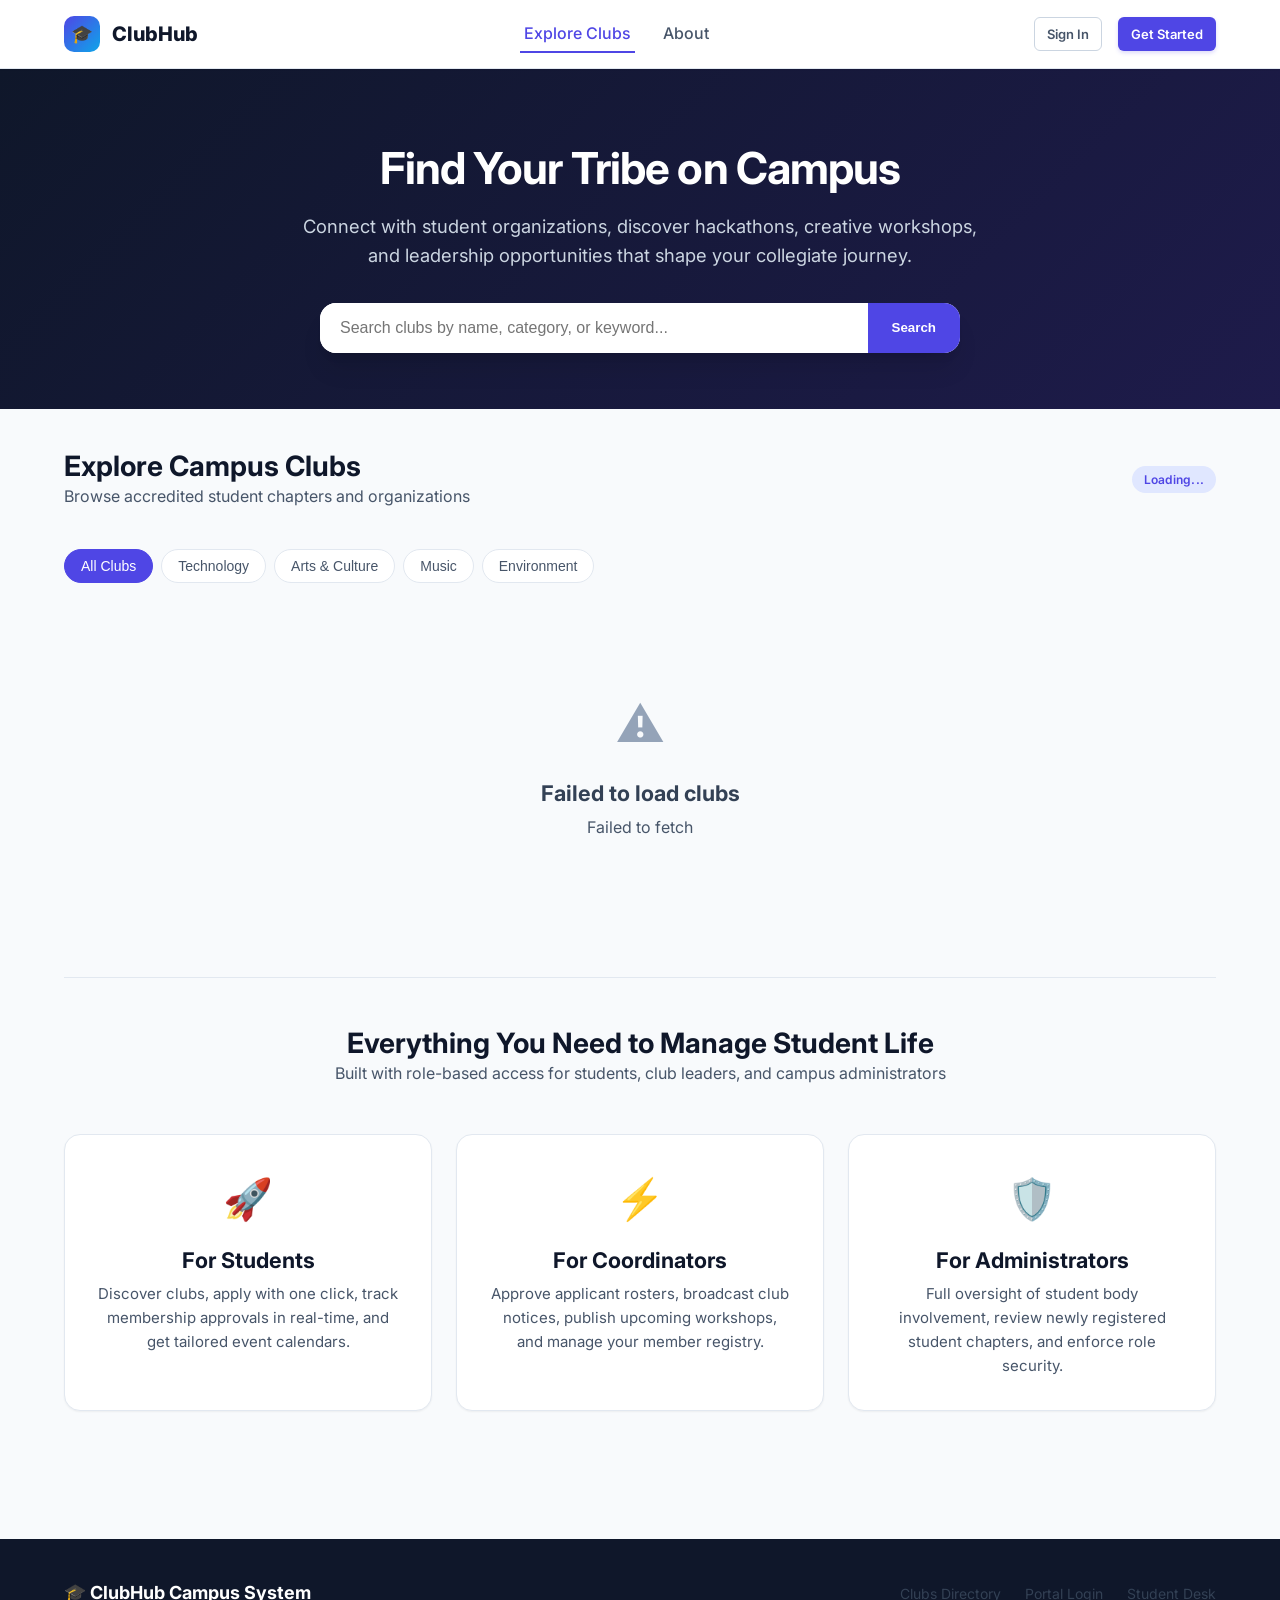
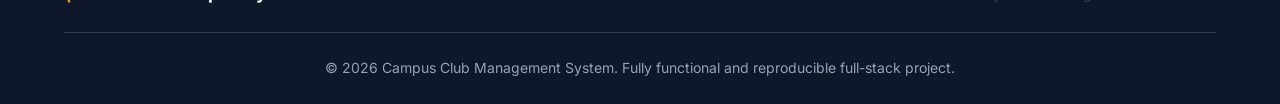
<file: club-management-system/frontend/index.html>
<!DOCTYPE html>
<html lang="en">
<head>
  <meta charset="UTF-8">
  <meta name="viewport" content="width=device-width, initial-scale=1.0">
  <title>Campus Club Management System | Discover, Join & Lead</title>
  <link rel="stylesheet" href="css/style.css">
  <link rel="stylesheet" href="css/navbar.css">
  <link rel="stylesheet" href="css/dashboard.css">
  <link rel="preconnect" href="https://fonts.googleapis.com">
  <link rel="preconnect" href="https://fonts.gstatic.com" crossorigin>
  <link href="https://fonts.googleapis.com/css2?family=Inter:wght@400;500;600;700;800&display=swap" rel="stylesheet">
</head>
<body>

  <!-- Navigation Bar -->
  <header class="navbar">
    <div class="container navbar-container">
      <a href="index.html" class="navbar-brand">
        <div class="brand-icon">🎓</div>
        <span>ClubHub</span>
      </a>

      <nav>
        <ul class="navbar-nav">
          <li><a href="index.html" class="nav-link active">Explore Clubs</a></li>
          <li><a href="#about-section" class="nav-link">About</a></li>
        </ul>
      </nav>

      <div class="navbar-actions" id="navbar-auth-actions">
        <!-- Rendered dynamically by auth.js -->
        <a href="login.html" class="btn btn-outline btn-sm">Sign In</a>
        <a href="login.html?tab=register" class="btn btn-primary btn-sm">Get Started</a>
      </div>
    </div>
  </header>

  <!-- Hero Section -->
  <section class="hero">
    <div class="container">
      <h1>Find Your Tribe on Campus</h1>
      <p>Connect with student organizations, discover hackathons, creative workshops, and leadership opportunities that shape your collegiate journey.</p>
      
      <div class="hero-search-bar">
        <input type="text" id="search-input" placeholder="Search clubs by name, category, or keyword...">
        <button id="search-btn">Search</button>
      </div>
    </div>
  </section>

  <!-- Main Exploration Section -->
  <main class="container" style="padding-top: 2.5rem; padding-bottom: 4rem;">
    <!-- Filter Bar -->
    <div style="display: flex; align-items: center; justify-content: space-between; flex-wrap: wrap; gap: 1rem; margin-bottom: 1rem;">
      <div>
        <h2>Explore Campus Clubs</h2>
        <p>Browse accredited student chapters and organizations</p>
      </div>
      <div>
        <span class="badge badge-category" id="club-count-badge">Loading...</span>
      </div>
    </div>

    <!-- Category Chips -->
    <div class="category-filters" id="category-filters">
      <button class="filter-chip active" data-category="all">All Clubs</button>
      <button class="filter-chip" data-category="Technology">Technology</button>
      <button class="filter-chip" data-category="Arts & Culture">Arts & Culture</button>
      <button class="filter-chip" data-category="Music">Music</button>
      <button class="filter-chip" data-category="Environment">Environment</button>
    </div>

    <!-- Clubs Grid -->
    <div class="club-grid" id="club-grid">
      <!-- Populated dynamically via main.js -->
    </div>

    <!-- Highlights Section -->
    <section id="about-section" style="margin-top: 5rem; padding-top: 3rem; border-top: 1px solid var(--border);">
      <div style="text-align: center; margin-bottom: 3rem;">
        <h2>Everything You Need to Manage Student Life</h2>
        <p>Built with role-based access for students, club leaders, and campus administrators</p>
      </div>

      <div class="grid-3">
        <div class="card" style="padding: 2rem; text-align: center;">
          <div style="font-size: 2.5rem; margin-bottom: 1rem;">🚀</div>
          <h3>For Students</h3>
          <p style="margin-top: 0.5rem; font-size: 0.9375rem;">
            Discover clubs, apply with one click, track membership approvals in real-time, and get tailored event calendars.
          </p>
        </div>

        <div class="card" style="padding: 2rem; text-align: center;">
          <div style="font-size: 2.5rem; margin-bottom: 1rem;">⚡</div>
          <h3>For Coordinators</h3>
          <p style="margin-top: 0.5rem; font-size: 0.9375rem;">
            Approve applicant rosters, broadcast club notices, publish upcoming workshops, and manage your member registry.
          </p>
        </div>

        <div class="card" style="padding: 2rem; text-align: center;">
          <div style="font-size: 2.5rem; margin-bottom: 1rem;">🛡️</div>
          <h3>For Administrators</h3>
          <p style="margin-top: 0.5rem; font-size: 0.9375rem;">
            Full oversight of student body involvement, review newly registered student chapters, and enforce role security.
          </p>
        </div>
      </div>
    </section>
  </main>

  <!-- Global Footer -->
  <footer>
    <div class="container">
      <div class="footer-content">
        <div class="footer-brand">🎓 ClubHub Campus System</div>
        <div class="footer-links">
          <a href="index.html">Clubs Directory</a>
          <a href="login.html">Portal Login</a>
          <a href="pages/student-dashboard.html">Student Desk</a>
        </div>
      </div>
      <div class="footer-bottom">
        &copy; 2026 Campus Club Management System. Fully functional and reproducible full-stack project.
      </div>
    </div>
  </footer>

  <!-- Scripts -->
  <script src="js/api.js"></script>
  <script src="js/auth.js"></script>
  <script src="js/main.js"></script>
</body>
</html>
</file>
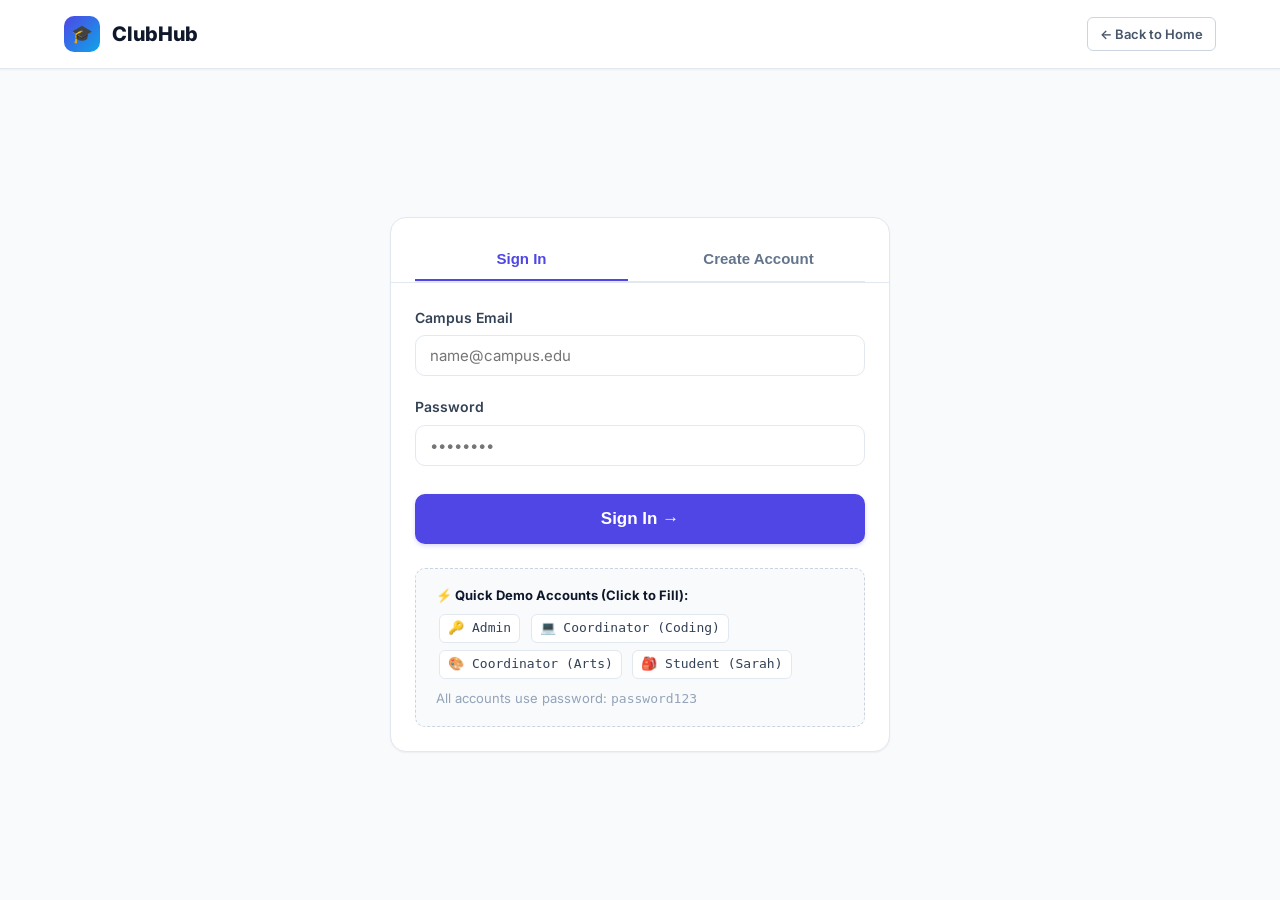
<file: club-management-system/frontend/login.html>
<!DOCTYPE html>
<html lang="en">
<head>
  <meta charset="UTF-8">
  <meta name="viewport" content="width=device-width, initial-scale=1.0">
  <title>Authentication | Campus Club Management</title>
  <link rel="stylesheet" href="css/style.css">
  <link rel="stylesheet" href="css/navbar.css">
  <link rel="stylesheet" href="css/dashboard.css">
  <link rel="preconnect" href="https://fonts.googleapis.com">
  <link rel="preconnect" href="https://fonts.gstatic.com" crossorigin>
  <link href="https://fonts.googleapis.com/css2?family=Inter:wght@400;500;600;700;800&display=swap" rel="stylesheet">
  <style>
    .auth-wrapper {
      min-height: calc(100vh - 4.25rem - 120px);
      display: flex;
      align-items: center;
      justify-content: center;
      padding: 3rem 1.5rem;
    }
    .auth-card {
      width: 100%;
      max-width: 500px;
    }
    .demo-creds-box {
      margin-top: 1.5rem;
      background-color: var(--gray-50);
      border: 1px dashed var(--gray-300);
      border-radius: var(--radius-md);
      padding: 1rem 1.25rem;
      font-size: 0.8125rem;
    }
    .demo-pill {
      display: inline-block;
      margin: 0.2rem;
      padding: 0.2rem 0.5rem;
      background: var(--white);
      border: 1px solid var(--border);
      border-radius: var(--radius-sm);
      cursor: pointer;
      font-family: monospace;
    }
    .demo-pill:hover {
      background-color: var(--primary-light);
      border-color: var(--primary);
    }
  </style>
</head>
<body>

  <!-- Navbar -->
  <header class="navbar">
    <div class="container navbar-container">
      <a href="index.html" class="navbar-brand">
        <div class="brand-icon">🎓</div>
        <span>ClubHub</span>
      </a>
      <div class="navbar-actions">
        <a href="index.html" class="btn btn-outline btn-sm">&larr; Back to Home</a>
      </div>
    </div>
  </header>

  <!-- Auth Content -->
  <main class="auth-wrapper">
    <div class="card auth-card">
      <!-- Tabs -->
      <div class="card-header" style="padding-bottom: 0;">
        <div class="tabs-nav" style="margin-bottom: 0; width: 100%;">
          <button class="tab-btn active" id="tab-login-btn" style="flex: 1; text-align: center;">Sign In</button>
          <button class="tab-btn" id="tab-register-btn" style="flex: 1; text-align: center;">Create Account</button>
        </div>
      </div>

      <div class="card-body">
        <!-- Login Form -->
        <div id="login-pane" class="tab-pane active">
          <form id="login-form">
            <div class="form-group">
              <label class="form-label" for="login-email">Campus Email</label>
              <input type="email" id="login-email" class="form-control" placeholder="name@campus.edu" required>
            </div>

            <div class="form-group">
              <label class="form-label" for="login-password">Password</label>
              <input type="password" id="login-password" class="form-control" placeholder="••••••••" required>
            </div>

            <button type="submit" id="login-submit-btn" class="btn btn-primary btn-lg" style="width: 100%; margin-top: 0.5rem;">
              Sign In &rarr;
            </button>
          </form>

          <!-- Quick Test Credentials Box -->
          <div class="demo-creds-box">
            <strong style="display: block; margin-bottom: 0.35rem; color: var(--dark);">⚡ Quick Demo Accounts (Click to Fill):</strong>
            <div>
              <span class="demo-pill" onclick="fillCreds('admin@campus.edu', 'password123')">🔑 Admin</span>
              <span class="demo-pill" onclick="fillCreds('coding.lead@campus.edu', 'password123')">💻 Coordinator (Coding)</span>
              <span class="demo-pill" onclick="fillCreds('arts.lead@campus.edu', 'password123')">🎨 Coordinator (Arts)</span>
              <span class="demo-pill" onclick="fillCreds('student1@campus.edu', 'password123')">🎒 Student (Sarah)</span>
            </div>
            <div style="margin-top: 0.4rem; color: var(--gray-500);">All accounts use password: <code>password123</code></div>
          </div>
        </div>

        <!-- Register Form -->
        <div id="register-pane" class="tab-pane">
          <form id="register-form">
            <div class="form-group">
              <label class="form-label" for="reg-name">Full Name</label>
              <input type="text" id="reg-name" class="form-control" placeholder="Jane Doe" required>
            </div>

            <div class="form-group">
              <label class="form-label" for="reg-email">Campus Email</label>
              <input type="email" id="reg-email" class="form-control" placeholder="jane@campus.edu" required>
            </div>

            <div class="form-group">
              <label class="form-label" for="reg-password">Password</label>
              <input type="password" id="reg-password" class="form-control" placeholder="At least 6 characters" minlength="6" required>
            </div>

            <div class="form-group">
              <label class="form-label" for="reg-role">Role</label>
              <select id="reg-role" class="form-select">
                <option value="student">Student (Join & Participate)</option>
                <option value="coordinator">Club Coordinator (Manage Club)</option>
              </select>
            </div>

            <div class="grid-2" style="gap: 1rem;">
              <div class="form-group">
                <label class="form-label" for="reg-dept">Department</label>
                <input type="text" id="reg-dept" class="form-control" placeholder="e.g. Computer Science">
              </div>

              <div class="form-group">
                <label class="form-label" for="reg-studentid">Student ID</label>
                <input type="text" id="reg-studentid" class="form-control" placeholder="e.g. STU-2024-501">
              </div>
            </div>

            <!-- Coordinator-specific fields (Hidden for Students) -->
            <div id="coordinator-specific-fields" style="display: none; padding-top: 0.5rem; border-top: 1px dashed var(--border); margin-top: 0.5rem;">
              <h4 style="font-size: 0.9375rem; margin-bottom: 0.75rem; color: var(--primary);">Proposed Club Registration:</h4>
              <div class="form-group">
                <label class="form-label" for="reg-club-name">Club Name</label>
                <input type="text" id="reg-club-name" class="form-control" placeholder="e.g. Artificial Intelligence Chapter">
              </div>

              <div class="form-group">
                <label class="form-label" for="reg-club-cat">Category</label>
                <select id="reg-club-cat" class="form-select">
                  <option value="Technology">Technology</option>
                  <option value="Arts & Culture">Arts & Culture</option>
                  <option value="Music">Music</option>
                  <option value="Environment">Environment</option>
                  <option value="Academic">Academic</option>
                  <option value="Sports">Sports</option>
                </select>
              </div>

              <div class="form-group">
                <label class="form-label" for="reg-club-desc">Brief Club Mission</label>
                <textarea id="reg-club-desc" class="form-control" placeholder="State your proposed club purpose..."></textarea>
              </div>
            </div>

            <button type="submit" id="reg-submit-btn" class="btn btn-primary btn-lg" style="width: 100%; margin-top: 0.75rem;">
              Create Account &rarr;
            </button>
          </form>
        </div>
      </div>
    </div>
  </main>

  <script src="js/api.js"></script>
  <script src="js/auth.js"></script>
  <script>
    // Tab switching
    const loginTabBtn = document.getElementById('tab-login-btn');
    const regTabBtn = document.getElementById('tab-register-btn');
    const loginPane = document.getElementById('login-pane');
    const regPane = document.getElementById('register-pane');

    function activateTab(tab) {
      if (tab === 'register') {
        loginTabBtn.classList.remove('active');
        regTabBtn.classList.add('active');
        loginPane.classList.remove('active');
        regPane.classList.add('active');
      } else {
        regTabBtn.classList.remove('active');
        loginTabBtn.classList.add('active');
        regPane.classList.remove('active');
        loginPane.classList.add('active');
      }
    }

    loginTabBtn.addEventListener('click', () => activateTab('login'));
    regTabBtn.addEventListener('click', () => activateTab('register'));

    // Check URL params (?tab=register)
    const urlParams = new URLSearchParams(window.location.search);
    if (urlParams.get('tab') === 'register') {
      activateTab('register');
    }

    // Role toggle for coordinator extra fields
    const roleSelect = document.getElementById('reg-role');
    const coordFields = document.getElementById('coordinator-specific-fields');
    roleSelect.addEventListener('change', () => {
      coordFields.style.display = roleSelect.value === 'coordinator' ? 'block' : 'none';
    });

    // Fill credentials helper
    function fillCreds(email, password) {
      document.getElementById('login-email').value = email;
      document.getElementById('login-password').value = password;
      activateTab('login');
    }

    // Login Form Submit
    document.getElementById('login-form').addEventListener('submit', async (e) => {
      e.preventDefault();
      const email = document.getElementById('login-email').value.trim();
      const password = document.getElementById('login-password').value;
      const btn = document.getElementById('login-submit-btn');

      btn.disabled = true;
      btn.textContent = 'Authenticating...';

      try {
        const res = await apiRequest('/auth/login', {
          method: 'POST',
          body: JSON.stringify({ email, password })
        });

        if (res.success) {
          Auth.setSession(res.token, res.user, res.club);
          showToast(`Welcome back, ${res.user.full_name}!`, 'success');
          setTimeout(() => {
            window.location.href = Auth.getDashboardUrl(res.user.role);
          }, 600);
        }
      } catch (err) {
        showToast(err.message, 'error');
        btn.disabled = false;
        btn.textContent = 'Sign In →';
      }
    });

    // Register Form Submit
    document.getElementById('register-form').addEventListener('submit', async (e) => {
      e.preventDefault();
      const role = document.getElementById('reg-role').value;
      const payload = {
        full_name: document.getElementById('reg-name').value.trim(),
        email: document.getElementById('reg-email').value.trim(),
        password: document.getElementById('reg-password').value,
        role: role,
        department: document.getElementById('reg-dept').value.trim(),
        student_id: document.getElementById('reg-studentid').value.trim()
      };

      if (role === 'coordinator') {
        payload.club_name = document.getElementById('reg-club-name').value.trim();
        payload.club_category = document.getElementById('reg-club-cat').value;
        payload.club_description = document.getElementById('reg-club-desc').value.trim();
      }

      const btn = document.getElementById('reg-submit-btn');
      btn.disabled = true;
      btn.textContent = 'Creating Account...';

      try {
        const res = await apiRequest('/auth/register', {
          method: 'POST',
          body: JSON.stringify(payload)
        });

        if (res.success) {
          Auth.setSession(res.token, res.user, res.club);
          showToast('Account created successfully!', 'success');
          setTimeout(() => {
            window.location.href = Auth.getDashboardUrl(res.user.role);
          }, 800);
        }
      } catch (err) {
        showToast(err.message, 'error');
        btn.disabled = false;
        btn.textContent = 'Create Account →';
      }
    });
  </script>
</body>
</html>
</file>
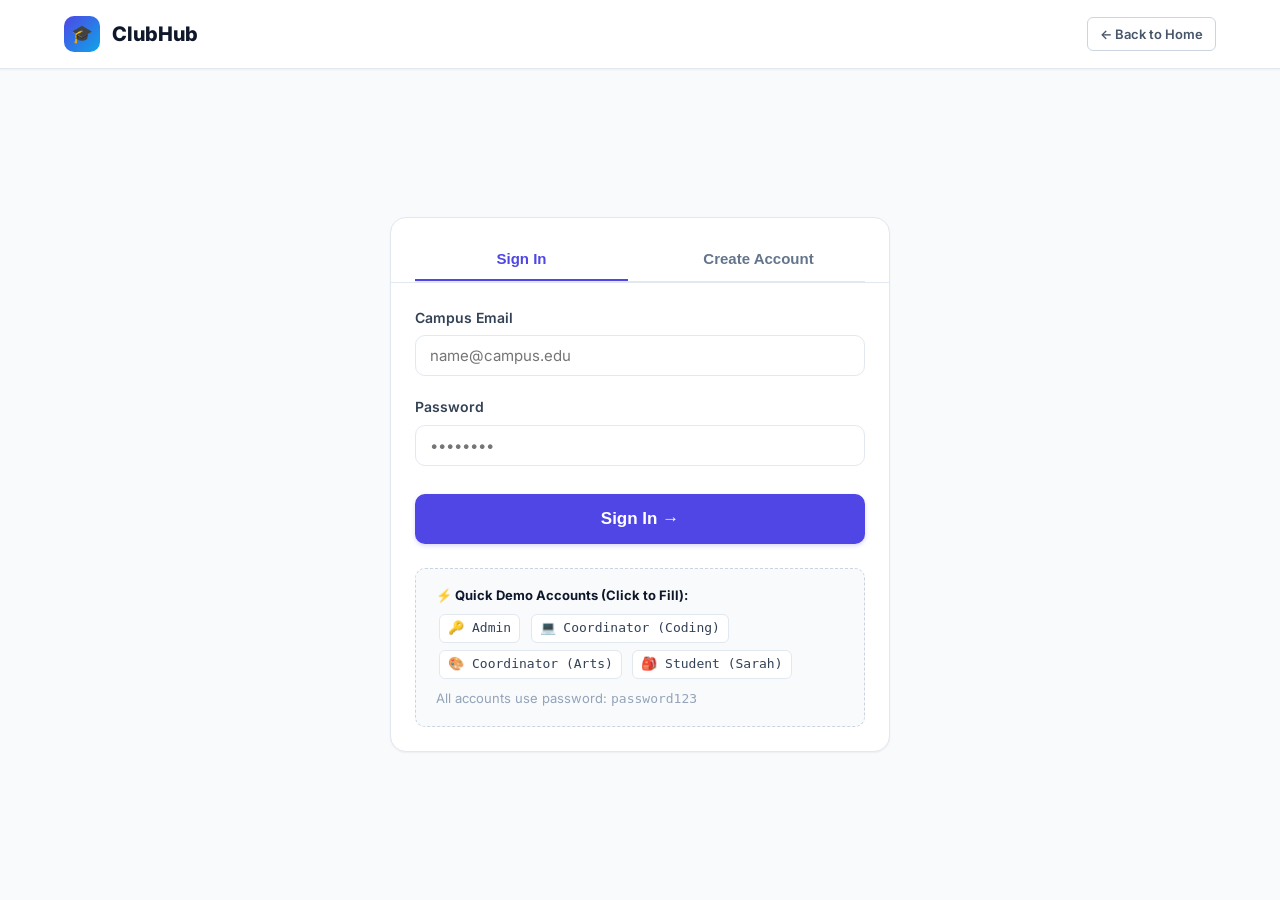
<file: club-management-system/frontend/pages/admin-dashboard.html>
<!DOCTYPE html>
<html lang="en">
<head>
  <meta charset="UTF-8">
  <meta name="viewport" content="width=device-width, initial-scale=1.0">
  <title>Admin Oversight Console | Campus Club Management</title>
  <link rel="stylesheet" href="../css/style.css">
  <link rel="stylesheet" href="../css/navbar.css">
  <link rel="stylesheet" href="../css/dashboard.css">
  <link rel="preconnect" href="https://fonts.googleapis.com">
  <link rel="preconnect" href="https://fonts.gstatic.com" crossorigin>
  <link href="https://fonts.googleapis.com/css2?family=Inter:wght@400;500;600;700;800&display=swap" rel="stylesheet">
</head>
<body>

  <!-- Navbar -->
  <header class="navbar">
    <div class="container navbar-container">
      <a href="../index.html" class="navbar-brand">
        <div class="brand-icon">🎓</div>
        <span>ClubHub</span>
      </a>

      <nav>
        <ul class="navbar-nav">
          <li><a href="../index.html" class="nav-link">Explore Clubs</a></li>
          <li><a href="admin-dashboard.html" class="nav-link active">Admin Console</a></li>
        </ul>
      </nav>

      <div class="navbar-actions" id="navbar-auth-actions"></div>
    </div>
  </header>

  <!-- Dashboard Container -->
  <main class="container" style="padding-bottom: 4rem;">
    <!-- Dashboard Header -->
    <div class="dashboard-header">
      <div class="dashboard-title-area">
        <h1>Platform Administration Console 🛡️</h1>
        <div class="dashboard-subtitle">Comprehensive campus analytics, club verification, and user management.</div>
      </div>
      <div class="dashboard-actions">
        <button class="btn btn-primary btn-sm" onclick="openModal('create-club-modal')">➕ Register New Club</button>
      </div>
    </div>

    <!-- Overview Stats Grid -->
    <div class="stats-grid">
      <div class="stat-card">
        <div class="stat-icon blue">🏛️</div>
        <div class="stat-data">
          <div class="stat-value" id="stat-total-clubs">0</div>
          <div class="stat-label">Total Clubs</div>
        </div>
      </div>

      <div class="stat-card">
        <div class="stat-icon amber">⏳</div>
        <div class="stat-data">
          <div class="stat-value" id="stat-pending-clubs">0</div>
          <div class="stat-label">Clubs Pending Approval</div>
        </div>
      </div>

      <div class="stat-card">
        <div class="stat-icon green">🎓</div>
        <div class="stat-data">
          <div class="stat-value" id="stat-students">0</div>
          <div class="stat-label">Registered Students</div>
        </div>
      </div>

      <div class="stat-card">
        <div class="stat-icon">👔</div>
        <div class="stat-data">
          <div class="stat-value" id="stat-coordinators">0</div>
          <div class="stat-label">Club Coordinators</div>
        </div>
      </div>

      <div class="stat-card">
        <div class="stat-icon blue">📅</div>
        <div class="stat-data">
          <div class="stat-value" id="stat-events">0</div>
          <div class="stat-label">Total Events</div>
        </div>
      </div>
    </div>

    <!-- Navigation Tabs -->
    <div class="tabs-nav">
      <button class="tab-btn active" data-target="tab-pending-clubs">Club Approvals</button>
      <button class="tab-btn" data-target="tab-all-clubs">All Clubs Directory</button>
      <button class="tab-btn" data-target="tab-users">User Administration</button>
    </div>

    <!-- Tab 1: Pending Club Approvals -->
    <div class="tab-pane active" id="tab-pending-clubs">
      <div class="card">
        <div class="card-header">
          <h3 style="font-size: 1.15rem;">Review Newly Registered Clubs</h3>
        </div>
        <div class="table-responsive">
          <table class="table">
            <thead>
              <tr>
                <th>Club Name</th>
                <th>Category</th>
                <th>Coordinator</th>
                <th>Submission Date</th>
                <th>Verification Actions</th>
              </tr>
            </thead>
            <tbody id="pending-clubs-tbody">
              <tr>
                <td colspan="5" style="text-align: center; padding: 2rem;">Loading pending clubs...</td>
              </tr>
            </tbody>
          </table>
        </div>
      </div>
    </div>

    <!-- Tab 2: All Clubs Directory -->
    <div class="tab-pane" id="tab-all-clubs">
      <div class="card">
        <div class="card-header">
          <h3 style="font-size: 1.15rem;">Campus Clubs Master Registry</h3>
        </div>
        <div class="table-responsive">
          <table class="table">
            <thead>
              <tr>
                <th>Club Name</th>
                <th>Category</th>
                <th>Lead Coordinator</th>
                <th>Members</th>
                <th>Status</th>
                <th>Actions</th>
              </tr>
            </thead>
            <tbody id="all-clubs-tbody">
              <tr>
                <td colspan="6" style="text-align: center; padding: 2rem;">Loading clubs directory...</td>
              </tr>
            </tbody>
          </table>
        </div>
      </div>
    </div>

    <!-- Tab 3: User Management -->
    <div class="tab-pane" id="tab-users">
      <div class="card">
        <div class="card-header" style="flex-wrap: wrap; gap: 1rem;">
          <h3 style="font-size: 1.15rem;">System User Accounts</h3>
          
          <div style="display: flex; gap: 0.75rem; flex-wrap: wrap;">
            <input type="text" id="user-search" class="form-control" placeholder="Search by name, email, or ID..." style="width: 250px;">
            <select id="user-role-filter" class="form-select" style="width: 150px;">
              <option value="">All Roles</option>
              <option value="student">Student</option>
              <option value="coordinator">Coordinator</option>
              <option value="admin">Admin</option>
            </select>
          </div>
        </div>

        <div class="table-responsive">
          <table class="table">
            <thead>
              <tr>
                <th>User Details</th>
                <th>System Role</th>
                <th>Department</th>
                <th>Student ID</th>
                <th>Account Status</th>
                <th>Action</th>
              </tr>
            </thead>
            <tbody id="users-tbody">
              <tr>
                <td colspan="6" style="text-align: center; padding: 2rem;">Loading users...</td>
              </tr>
            </tbody>
          </table>
        </div>
      </div>
    </div>
  </main>

  <!-- Modal: Create New Club Directly -->
  <div class="modal-backdrop" id="create-club-modal">
    <div class="modal">
      <div class="modal-header">
        <h3 class="modal-title">Register New Campus Club</h3>
        <button class="modal-close" onclick="closeModal('create-club-modal')">&times;</button>
      </div>
      <form id="create-club-form">
        <div class="modal-body">
          <div class="form-group">
            <label class="form-label" for="new-club-name">Club Name</label>
            <input type="text" id="new-club-name" class="form-control" placeholder="e.g. Astronomy & Space Guild" required>
          </div>
          <div class="form-group">
            <label class="form-label" for="new-club-category">Category</label>
            <input type="text" id="new-club-category" class="form-control" placeholder="e.g. Science & Space" required>
          </div>
          <div class="form-group">
            <label class="form-label" for="new-club-coordinator">Assign Lead Coordinator</label>
            <select id="new-club-coordinator" class="form-select">
              <option value="">Loading coordinators...</option>
            </select>
          </div>
          <div class="form-group">
            <label class="form-label" for="new-club-banner">Banner Image URL</label>
            <input type="url" id="new-club-banner" class="form-control" placeholder="https://images.unsplash.com/...">
          </div>
          <div class="form-group">
            <label class="form-label" for="new-club-desc">Description</label>
            <textarea id="new-club-desc" class="form-control" rows="3" placeholder="State club mission and objectives..." required></textarea>
          </div>
        </div>
        <div class="modal-footer">
          <button type="button" class="btn btn-outline" onclick="closeModal('create-club-modal')">Cancel</button>
          <button type="submit" class="btn btn-primary">Create & Activate Club</button>
        </div>
      </form>
    </div>
  </div>

  <script src="../js/api.js"></script>
  <script src="../js/auth.js"></script>
  <script src="../js/admin.js"></script>
</body>
</html>
</file>
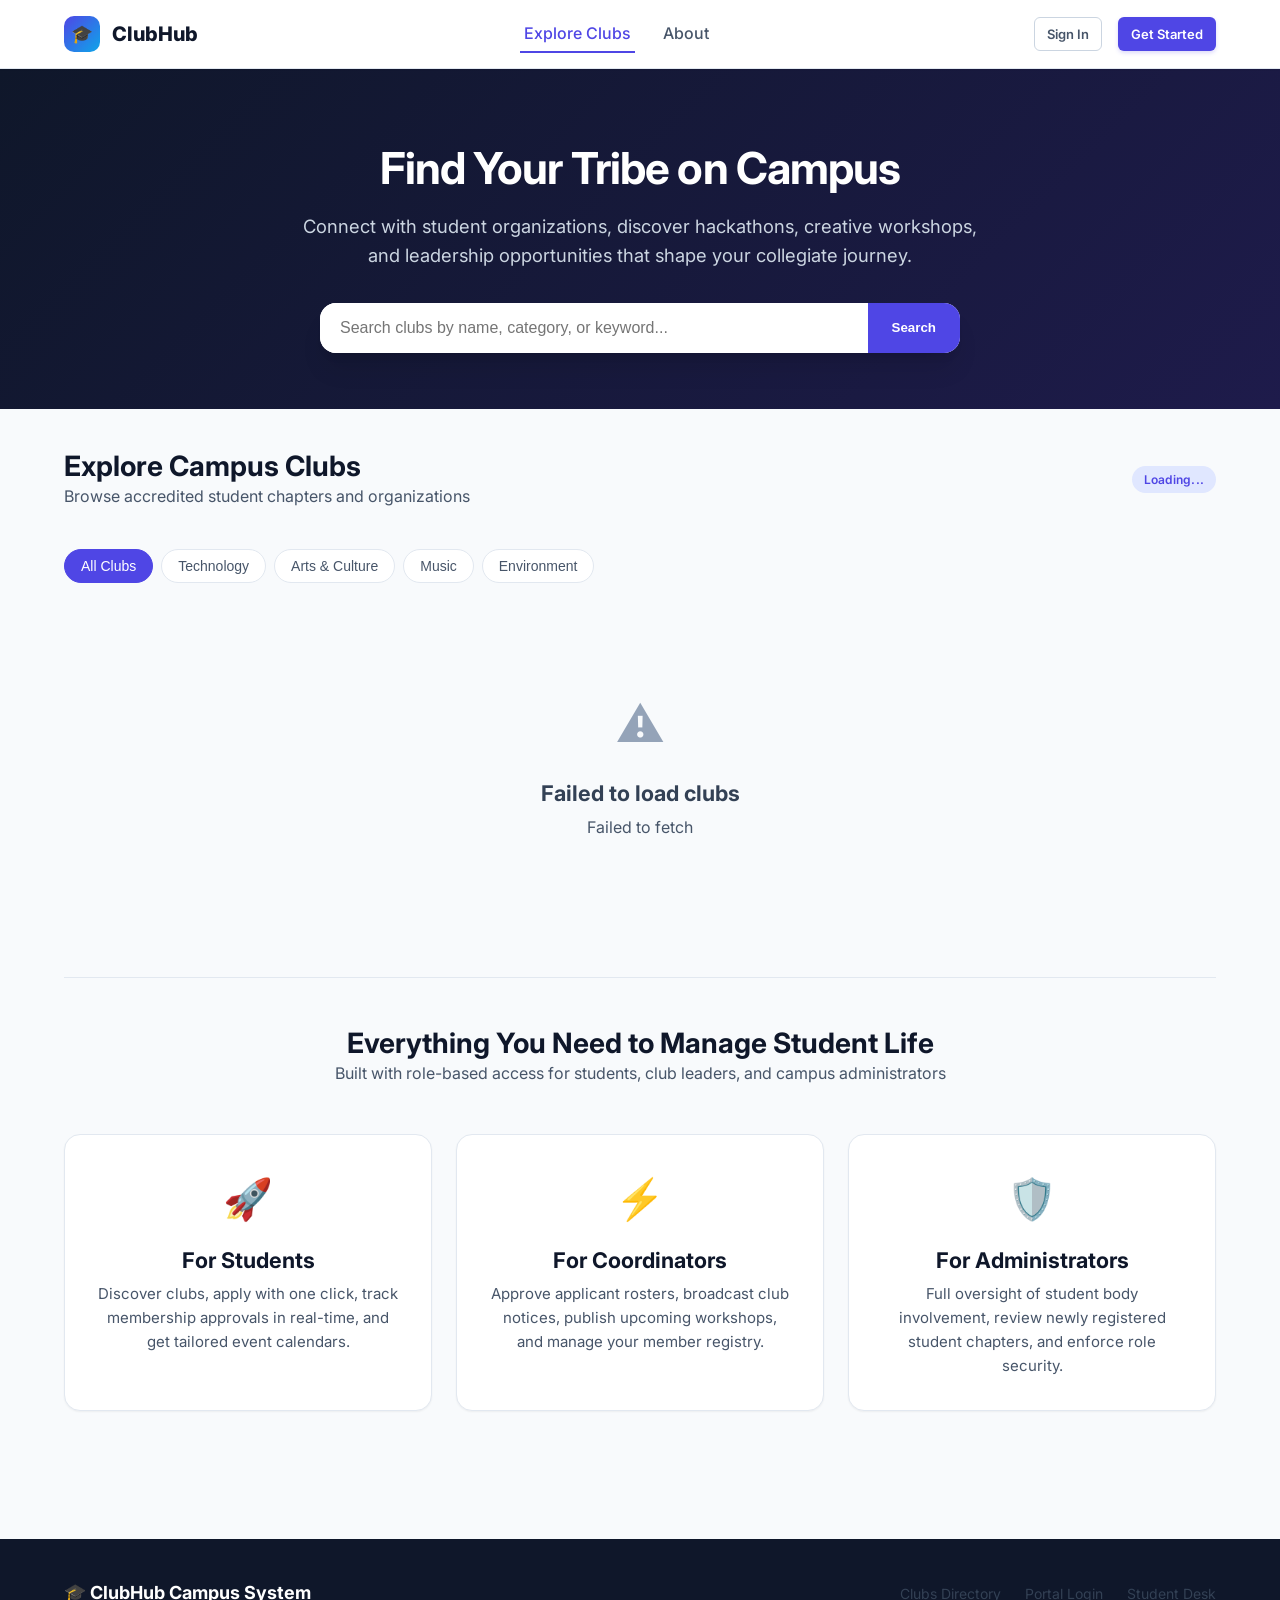
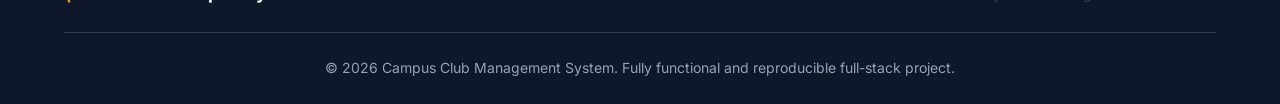
<file: club-management-system/frontend/pages/club-details.html>
<!DOCTYPE html>
<html lang="en">
<head>
  <meta charset="UTF-8">
  <meta name="viewport" content="width=device-width, initial-scale=1.0">
  <title>Club Details | Campus Club Management</title>
  <link rel="stylesheet" href="../css/style.css">
  <link rel="stylesheet" href="../css/navbar.css">
  <link rel="stylesheet" href="../css/dashboard.css">
  <link rel="preconnect" href="https://fonts.googleapis.com">
  <link rel="preconnect" href="https://fonts.gstatic.com" crossorigin>
  <link href="https://fonts.googleapis.com/css2?family=Inter:wght@400;500;600;700;800&display=swap" rel="stylesheet">
</head>
<body>

  <!-- Navbar -->
  <header class="navbar">
    <div class="container navbar-container">
      <a href="../index.html" class="navbar-brand">
        <div class="brand-icon">🎓</div>
        <span>ClubHub</span>
      </a>

      <nav>
        <ul class="navbar-nav">
          <li><a href="../index.html" class="nav-link">Explore Clubs</a></li>
        </ul>
      </nav>

      <div class="navbar-actions" id="navbar-auth-actions"></div>
    </div>
  </header>

  <!-- Main Container -->
  <main class="container" style="padding-top: 2rem; padding-bottom: 4rem;">
    <!-- Breadcrumb -->
    <div style="margin-bottom: 1.25rem;">
      <a href="../index.html" style="font-size: 0.875rem; color: var(--gray-600);">&larr; Back to all clubs</a>
    </div>

    <!-- Club Hero Banner -->
    <div class="club-detail-hero">
      <img id="detail-banner-img" src="" alt="Club Banner">
      <div class="club-detail-overlay">
        <div>
          <span class="badge badge-category" id="detail-category-badge" style="margin-bottom: 0.5rem;">Category</span>
          <h1 id="detail-club-name">Loading Club...</h1>
          <p id="detail-coord-contact" style="color: var(--gray-300); font-size: 0.875rem;">Coordinator: Loading...</p>
        </div>
        <div id="join-action-container">
          <!-- Dynamic join button injected here -->
        </div>
      </div>
    </div>

    <!-- Club Content Tabs & Layout -->
    <div style="display: grid; grid-template-columns: 2fr 1fr; gap: 2rem; align-items: start;">
      
      <!-- Left Column: Details, Events & Announcements -->
      <div>
        <div class="card" style="margin-bottom: 2rem; padding: 1.75rem;">
          <h3 style="margin-bottom: 0.75rem;">About the Club</h3>
          <p id="detail-description" style="font-size: 0.95rem; line-height: 1.7; color: var(--gray-700);"></p>
        </div>

        <!-- Navigation Tabs -->
        <div class="tabs-nav">
          <button class="tab-btn active" data-target="tab-announcements">Announcements</button>
          <button class="tab-btn" data-target="tab-upcoming">Upcoming Events</button>
          <button class="tab-btn" data-target="tab-past">Past Events</button>
        </div>

        <!-- Tab 1: Announcements -->
        <div class="tab-pane active" id="tab-announcements">
          <div id="announcements-container">
            <p style="color: var(--gray-500);">Loading announcements...</p>
          </div>
        </div>

        <!-- Tab 2: Upcoming Events -->
        <div class="tab-pane" id="tab-upcoming">
          <div id="upcoming-events-container">
            <p style="color: var(--gray-500);">Loading upcoming events...</p>
          </div>
        </div>

        <!-- Tab 3: Past Events -->
        <div class="tab-pane" id="tab-past">
          <div id="past-events-container">
            <p style="color: var(--gray-500);">Loading past events...</p>
          </div>
        </div>
      </div>

      <!-- Right Column: Quick Stats & Leadership Card -->
      <div>
        <div class="card" style="padding: 1.5rem; margin-bottom: 1.5rem;">
          <h4 style="margin-bottom: 1rem; border-bottom: 1px solid var(--border); padding-bottom: 0.5rem;">Club Overview</h4>
          
          <div style="display: flex; justify-content: space-between; margin-bottom: 0.75rem;">
            <span style="color: var(--gray-600); font-size: 0.875rem;">Total Members</span>
            <strong id="detail-member-count">0</strong>
          </div>

          <div style="display: flex; justify-content: space-between; margin-bottom: 0.75rem;">
            <span style="color: var(--gray-600); font-size: 0.875rem;">Scheduled Events</span>
            <strong id="detail-event-count">0</strong>
          </div>

          <div style="display: flex; justify-content: space-between;">
            <span style="color: var(--gray-600); font-size: 0.875rem;">Category</span>
            <span class="badge badge-category" id="detail-category-pill">Category</span>
          </div>
        </div>

        <div class="card" style="padding: 1.5rem;">
          <h4 style="margin-bottom: 1rem; border-bottom: 1px solid var(--border); padding-bottom: 0.5rem;">Coordinator Contact</h4>
          <div style="display: flex; align-items: center; gap: 0.75rem;">
            <div class="user-avatar" id="coord-avatar">C</div>
            <div>
              <strong id="coord-name" style="display: block; font-size: 0.9375rem;">Coordinator Name</strong>
              <span id="coord-email" style="font-size: 0.8125rem; color: var(--gray-500);">email@campus.edu</span>
            </div>
          </div>
        </div>
      </div>

    </div>
  </main>

  <script src="../js/api.js"></script>
  <script src="../js/auth.js"></script>
  <script>
    document.addEventListener('DOMContentLoaded', async () => {
      const urlParams = new URLSearchParams(window.location.search);
      const clubId = urlParams.get('id');

      if (!clubId) {
        showToast('No club ID specified', 'error');
        setTimeout(() => window.location.href = '../index.html', 1000);
        return;
      }

      const bannerImg = document.getElementById('detail-banner-img');
      const catBadge = document.getElementById('detail-category-badge');
      const catPill = document.getElementById('detail-category-pill');
      const clubNameEl = document.getElementById('detail-club-name');
      const coordContactEl = document.getElementById('detail-coord-contact');
      const descEl = document.getElementById('detail-description');
      const memberCountEl = document.getElementById('detail-member-count');
      const eventCountEl = document.getElementById('detail-event-count');
      const coordAvatar = document.getElementById('coord-avatar');
      const coordName = document.getElementById('coord-name');
      const coordEmail = document.getElementById('coord-email');
      const joinContainer = document.getElementById('join-action-container');

      const announcementsContainer = document.getElementById('announcements-container');
      const upcomingContainer = document.getElementById('upcoming-events-container');
      const pastContainer = document.getElementById('past-events-container');

      async function loadClubDetails() {
        try {
          const data = await apiRequest(`/student/clubs/${clubId}`);
          if (!data.success) throw new Error(data.message);

          const club = data.club;
          const membership = data.membership;
          const user = Auth.getUser();

          // Render metadata
          clubNameEl.textContent = club.name;
          catBadge.textContent = club.category;
          catPill.textContent = club.category;
          descEl.textContent = club.description;
          memberCountEl.textContent = club.member_count || 0;
          eventCountEl.textContent = club.event_count || 0;

          const defaultBanner = 'https://images.unsplash.com/photo-1523240795612-9a054b0db644?w=1200&auto=format&fit=crop&q=80';
          bannerImg.src = club.banner_url || defaultBanner;

          if (club.coordinator_name) {
            coordContactEl.textContent = `Lead: ${club.coordinator_name} (${club.coordinator_email})`;
            coordName.textContent = club.coordinator_name;
            coordEmail.textContent = club.coordinator_email;
            coordAvatar.textContent = club.coordinator_name.charAt(0);
          } else {
            coordContactEl.textContent = 'Coordinator: Pending Assignment';
            coordName.textContent = 'Unassigned';
            coordEmail.textContent = 'contact@campus.edu';
          }

          // Render Join Action Button
          if (!Auth.isAuthenticated()) {
            joinContainer.innerHTML = `
              <a href="../login.html" class="btn btn-primary btn-lg">Sign In to Join Club</a>
            `;
          } else if (user.role === 'student') {
            if (!membership) {
              joinContainer.innerHTML = `
                <button id="join-club-btn" class="btn btn-primary btn-lg">Join Club &rarr;</button>
              `;
              document.getElementById('join-club-btn').addEventListener('click', handleJoinClub);
            } else if (membership.status === 'pending') {
              joinContainer.innerHTML = `
                <span class="badge badge-pending" style="font-size: 0.9375rem; padding: 0.5rem 1rem;">
                  ⏳ Membership Pending Review
                </span>
              `;
            } else if (membership.status === 'approved') {
              joinContainer.innerHTML = `
                <span class="badge badge-approved" style="font-size: 0.9375rem; padding: 0.5rem 1rem;">
                  ✅ Official Club Member
                </span>
              `;
            } else if (membership.status === 'rejected') {
              joinContainer.innerHTML = `
                <div style="display: flex; gap: 0.5rem; align-items: center;">
                  <span class="badge badge-rejected" style="font-size: 0.875rem; padding: 0.4rem 0.8rem;">Application Rejected</span>
                  <button id="reapply-club-btn" class="btn btn-outline btn-sm">Re-apply</button>
                </div>
              `;
              document.getElementById('reapply-club-btn').addEventListener('click', handleJoinClub);
            }
          } else {
            joinContainer.innerHTML = `
              <span class="badge badge-role" style="font-size: 0.875rem; padding: 0.5rem 1rem;">
                Viewing as ${user.role}
              </span>
            `;
          }

          // Render Announcements
          if (!data.announcements || data.announcements.length === 0) {
            announcementsContainer.innerHTML = '<div class="empty-state"><p>No announcements posted yet.</p></div>';
          } else {
            announcementsContainer.innerHTML = data.announcements.map(ann => `
              <div class="item-card">
                <div class="item-details">
                  <div class="item-meta">
                    <span>🕒 Posted on ${formatDate(ann.posted_at)}</span>
                  </div>
                  <h4 class="item-title">${ann.title}</h4>
                  <p class="item-content">${ann.content}</p>
                </div>
              </div>
            `).join('');
          }

          // Render Upcoming Events
          if (!data.upcoming_events || data.upcoming_events.length === 0) {
            upcomingContainer.innerHTML = '<div class="empty-state"><p>No upcoming events currently scheduled.</p></div>';
          } else {
            upcomingContainer.innerHTML = data.upcoming_events.map(evt => `
              <div class="item-card">
                <div class="item-date-badge">
                  <div class="day">${getDayNumber(evt.event_date)}</div>
                  <div class="month">${getMonthShort(evt.event_date)}</div>
                </div>
                <div class="item-details">
                  <h4 class="item-title">${evt.title}</h4>
                  <div class="item-meta">
                    <span>📍 ${evt.location}</span>
                    <span>⏰ ${formatDateTime(evt.event_date)}</span>
                  </div>
                  <p class="item-content">${evt.description}</p>
                </div>
              </div>
            `).join('');
          }

          // Render Past Events
          if (!data.past_events || data.past_events.length === 0) {
            pastContainer.innerHTML = '<div class="empty-state"><p>No past event records found.</p></div>';
          } else {
            pastContainer.innerHTML = data.past_events.map(evt => `
              <div class="item-card" style="opacity: 0.8;">
                <div class="item-date-badge" style="background-color: var(--gray-200); color: var(--gray-700);">
                  <div class="day">${getDayNumber(evt.event_date)}</div>
                  <div class="month">${getMonthShort(evt.event_date)}</div>
                </div>
                <div class="item-details">
                  <h4 class="item-title">${evt.title}</h4>
                  <div class="item-meta">
                    <span>📍 ${evt.location}</span>
                    <span>⏰ Concluded on ${formatDate(evt.event_date)}</span>
                  </div>
                  <p class="item-content">${evt.description}</p>
                </div>
              </div>
            `).join('');
          }

        } catch (err) {
          showToast(err.message, 'error');
        }
      }

      async function handleJoinClub() {
        try {
          const res = await apiRequest(`/student/clubs/${clubId}/join`, { method: 'POST' });
          if (res.success) {
            showToast('Membership request sent! Waiting for coordinator review.', 'success');
            loadClubDetails();
          }
        } catch (err) {
          showToast(err.message, 'error');
        }
      }

      // Tab switching
      document.querySelectorAll('.tab-btn').forEach(btn => {
        btn.addEventListener('click', (e) => {
          document.querySelectorAll('.tab-btn').forEach(b => b.classList.remove('active'));
          document.querySelectorAll('.tab-pane').forEach(p => p.classList.remove('active'));

          e.target.classList.add('active');
          const target = document.getElementById(e.target.dataset.target);
          if (target) target.classList.add('active');
        });
      });

      loadClubDetails();
    });
  </script>
</body>
</html>
</file>
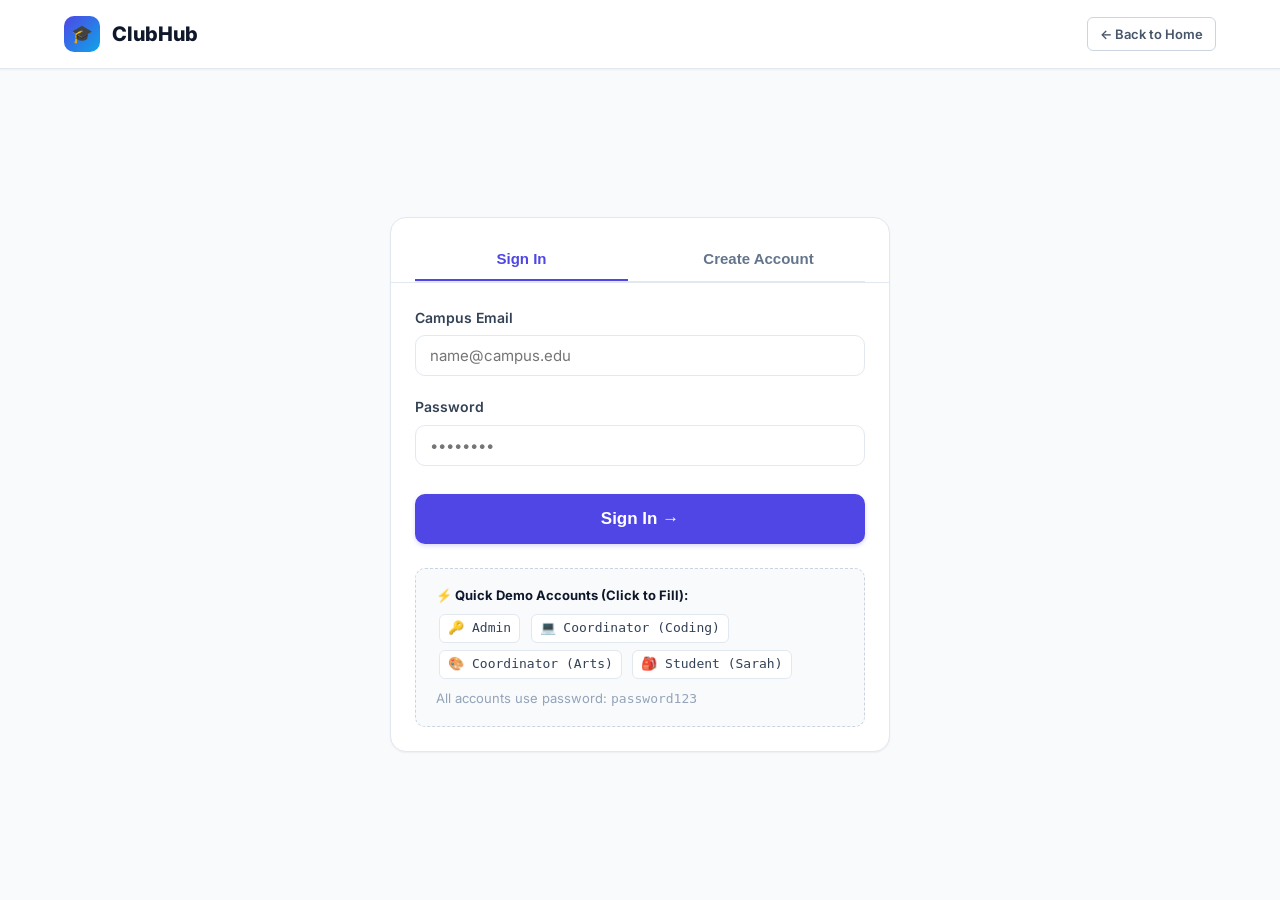
<file: club-management-system/frontend/pages/coordinator-dashboard.html>
<!DOCTYPE html>
<html lang="en">
<head>
  <meta charset="UTF-8">
  <meta name="viewport" content="width=device-width, initial-scale=1.0">
  <title>Coordinator Portal | Campus Club Management</title>
  <link rel="stylesheet" href="../css/style.css">
  <link rel="stylesheet" href="../css/navbar.css">
  <link rel="stylesheet" href="../css/dashboard.css">
  <link rel="preconnect" href="https://fonts.googleapis.com">
  <link rel="preconnect" href="https://fonts.gstatic.com" crossorigin>
  <link href="https://fonts.googleapis.com/css2?family=Inter:wght@400;500;600;700;800&display=swap" rel="stylesheet">
</head>
<body>

  <!-- Navbar -->
  <header class="navbar">
    <div class="container navbar-container">
      <a href="../index.html" class="navbar-brand">
        <div class="brand-icon">🎓</div>
        <span>ClubHub</span>
      </a>

      <nav>
        <ul class="navbar-nav">
          <li><a href="../index.html" class="nav-link">Explore Clubs</a></li>
          <li><a href="coordinator-dashboard.html" class="nav-link active">Coordinator Desk</a></li>
        </ul>
      </nav>

      <div class="navbar-actions" id="navbar-auth-actions"></div>
    </div>
  </header>

  <!-- Dashboard Container -->
  <main class="container" style="padding-bottom: 4rem;">
    <!-- Dashboard Header -->
    <div class="dashboard-header">
      <div class="dashboard-title-area">
        <h1><span id="coordinator-club-name">Loading Club...</span></h1>
        <div class="dashboard-subtitle">
          Category: <span class="badge badge-category" id="coordinator-club-category">Category</span> • Lead Coordinator Management Console
        </div>
      </div>
      <div class="dashboard-actions">
        <button class="btn btn-outline btn-sm" onclick="openModal('edit-club-modal')">⚙️ Club Settings</button>
        <button class="btn btn-primary btn-sm" onclick="openEditEventModal(null)">➕ New Event</button>
        <button class="btn btn-secondary btn-sm" onclick="openEditAnnouncementModal(null)">📢 Post Notice</button>
      </div>
    </div>

    <!-- Quick Stats Grid -->
    <div class="stats-grid">
      <div class="stat-card">
        <div class="stat-icon green">👥</div>
        <div class="stat-data">
          <div class="stat-value" id="stat-members">0</div>
          <div class="stat-label">Active Members</div>
        </div>
      </div>

      <div class="stat-card">
        <div class="stat-icon amber">📥</div>
        <div class="stat-data">
          <div class="stat-value" id="stat-pending">0</div>
          <div class="stat-label">Pending Requests</div>
        </div>
      </div>

      <div class="stat-card">
        <div class="stat-icon blue">📅</div>
        <div class="stat-data">
          <div class="stat-value" id="stat-events">0</div>
          <div class="stat-label">Scheduled Events</div>
        </div>
      </div>

      <div class="stat-card">
        <div class="stat-icon">📢</div>
        <div class="stat-data">
          <div class="stat-value" id="stat-announcements">0</div>
          <div class="stat-label">Announcements</div>
        </div>
      </div>
    </div>

    <!-- Tabs Nav -->
    <div class="tabs-nav">
      <button class="tab-btn active" data-target="tab-requests">Pending Requests</button>
      <button class="tab-btn" data-target="tab-roster">Member Roster</button>
      <button class="tab-btn" data-target="tab-events">Manage Events</button>
      <button class="tab-btn" data-target="tab-announcements">Manage Announcements</button>
    </div>

    <!-- Tab 1: Pending Join Requests -->
    <div class="tab-pane active" id="tab-requests">
      <div class="card">
        <div class="card-header">
          <h3 style="font-size: 1.15rem;">Review Student Membership Applications</h3>
        </div>
        <div class="table-responsive">
          <table class="table">
            <thead>
              <tr>
                <th>Applicant Name</th>
                <th>Email</th>
                <th>Department</th>
                <th>Applied Date</th>
                <th>Action</th>
              </tr>
            </thead>
            <tbody id="requests-tbody">
              <tr>
                <td colspan="5" style="text-align: center; padding: 2rem;">Loading applications...</td>
              </tr>
            </tbody>
          </table>
        </div>
      </div>
    </div>

    <!-- Tab 2: Member Roster -->
    <div class="tab-pane" id="tab-roster">
      <div class="card">
        <div class="card-header">
          <h3 style="font-size: 1.15rem;">Approved Active Members</h3>
        </div>
        <div class="table-responsive">
          <table class="table">
            <thead>
              <tr>
                <th>Member Name</th>
                <th>Email</th>
                <th>Department</th>
                <th>Joined Date</th>
                <th>Roster Action</th>
              </tr>
            </thead>
            <tbody id="members-tbody">
              <tr>
                <td colspan="5" style="text-align: center; padding: 2rem;">Loading roster...</td>
              </tr>
            </tbody>
          </table>
        </div>
      </div>
    </div>

    <!-- Tab 3: Events -->
    <div class="tab-pane" id="tab-events">
      <div class="card" style="padding: 1.5rem;">
        <div style="display: flex; justify-content: space-between; align-items: center; margin-bottom: 1.5rem;">
          <h3 style="font-size: 1.15rem;">Club Events & Workshops</h3>
          <button class="btn btn-primary btn-sm" onclick="openEditEventModal(null)">➕ Add Event</button>
        </div>
        <div id="coordinator-events-list">
          <p style="color: var(--gray-500);">Loading events...</p>
        </div>
      </div>
    </div>

    <!-- Tab 4: Announcements -->
    <div class="tab-pane" id="tab-announcements">
      <div class="card" style="padding: 1.5rem;">
        <div style="display: flex; justify-content: space-between; align-items: center; margin-bottom: 1.5rem;">
          <h3 style="font-size: 1.15rem;">Club Broadcasts & Announcements</h3>
          <button class="btn btn-primary btn-sm" onclick="openEditAnnouncementModal(null)">➕ Post Announcement</button>
        </div>
        <div id="coordinator-announcements-list">
          <p style="color: var(--gray-500);">Loading announcements...</p>
        </div>
      </div>
    </div>
  </main>

  <!-- Modal: Edit Club Profile -->
  <div class="modal-backdrop" id="edit-club-modal">
    <div class="modal">
      <div class="modal-header">
        <h3 class="modal-title">Edit Club Profile</h3>
        <button class="modal-close" onclick="closeModal('edit-club-modal')">&times;</button>
      </div>
      <form id="edit-club-form">
        <div class="modal-body">
          <div class="form-group">
            <label class="form-label" for="edit-club-name">Club Name</label>
            <input type="text" id="edit-club-name" class="form-control" required>
          </div>
          <div class="form-group">
            <label class="form-label" for="edit-club-category">Category</label>
            <input type="text" id="edit-club-category" class="form-control" required>
          </div>
          <div class="form-group">
            <label class="form-label" for="edit-club-banner">Banner Image URL</label>
            <input type="url" id="edit-club-banner" class="form-control" placeholder="https://...">
          </div>
          <div class="form-group">
            <label class="form-label" for="edit-club-desc">Description</label>
            <textarea id="edit-club-desc" class="form-control" rows="4" required></textarea>
          </div>
        </div>
        <div class="modal-footer">
          <button type="button" class="btn btn-outline" onclick="closeModal('edit-club-modal')">Cancel</button>
          <button type="submit" class="btn btn-primary">Save Changes</button>
        </div>
      </form>
    </div>
  </div>

  <!-- Modal: Create / Edit Event -->
  <div class="modal-backdrop" id="event-modal">
    <div class="modal">
      <div class="modal-header">
        <h3 class="modal-title" id="event-modal-title">Create New Event</h3>
        <button class="modal-close" onclick="closeModal('event-modal')">&times;</button>
      </div>
      <form id="event-form">
        <input type="hidden" id="event-id">
        <div class="modal-body">
          <div class="form-group">
            <label class="form-label" for="event-title">Event Title</label>
            <input type="text" id="event-title" class="form-control" placeholder="e.g. Annual Hackathon" required>
          </div>
          <div class="form-group">
            <label class="form-label" for="event-location">Location / Venue</label>
            <input type="text" id="event-location" class="form-control" placeholder="e.g. Hall 301 or Online" required>
          </div>
          <div class="form-group">
            <label class="form-label" for="event-date">Date & Time</label>
            <input type="datetime-local" id="event-date" class="form-control" required>
          </div>
          <div class="form-group">
            <label class="form-label" for="event-desc">Event Description</label>
            <textarea id="event-desc" class="form-control" rows="3" placeholder="Provide schedule and requirements..." required></textarea>
          </div>
        </div>
        <div class="modal-footer">
          <button type="button" class="btn btn-outline" onclick="closeModal('event-modal')">Cancel</button>
          <button type="submit" class="btn btn-primary">Publish Event</button>
        </div>
      </form>
    </div>
  </div>

  <!-- Modal: Create / Edit Announcement -->
  <div class="modal-backdrop" id="announcement-modal">
    <div class="modal">
      <div class="modal-header">
        <h3 class="modal-title" id="announcement-modal-title">Post Announcement</h3>
        <button class="modal-close" onclick="closeModal('announcement-modal')">&times;</button>
      </div>
      <form id="announcement-form">
        <input type="hidden" id="announcement-id">
        <div class="modal-body">
          <div class="form-group">
            <label class="form-label" for="announcement-title">Announcement Title</label>
            <input type="text" id="announcement-title" class="form-control" placeholder="Important update..." required>
          </div>
          <div class="form-group">
            <label class="form-label" for="announcement-content">Content</label>
            <textarea id="announcement-content" class="form-control" rows="4" placeholder="Write message to club members..." required></textarea>
          </div>
        </div>
        <div class="modal-footer">
          <button type="button" class="btn btn-outline" onclick="closeModal('announcement-modal')">Cancel</button>
          <button type="submit" class="btn btn-primary">Publish Announcement</button>
        </div>
      </form>
    </div>
  </div>

  <script src="../js/api.js"></script>
  <script src="../js/auth.js"></script>
  <script src="../js/coordinator.js"></script>
</body>
</html>
</file>
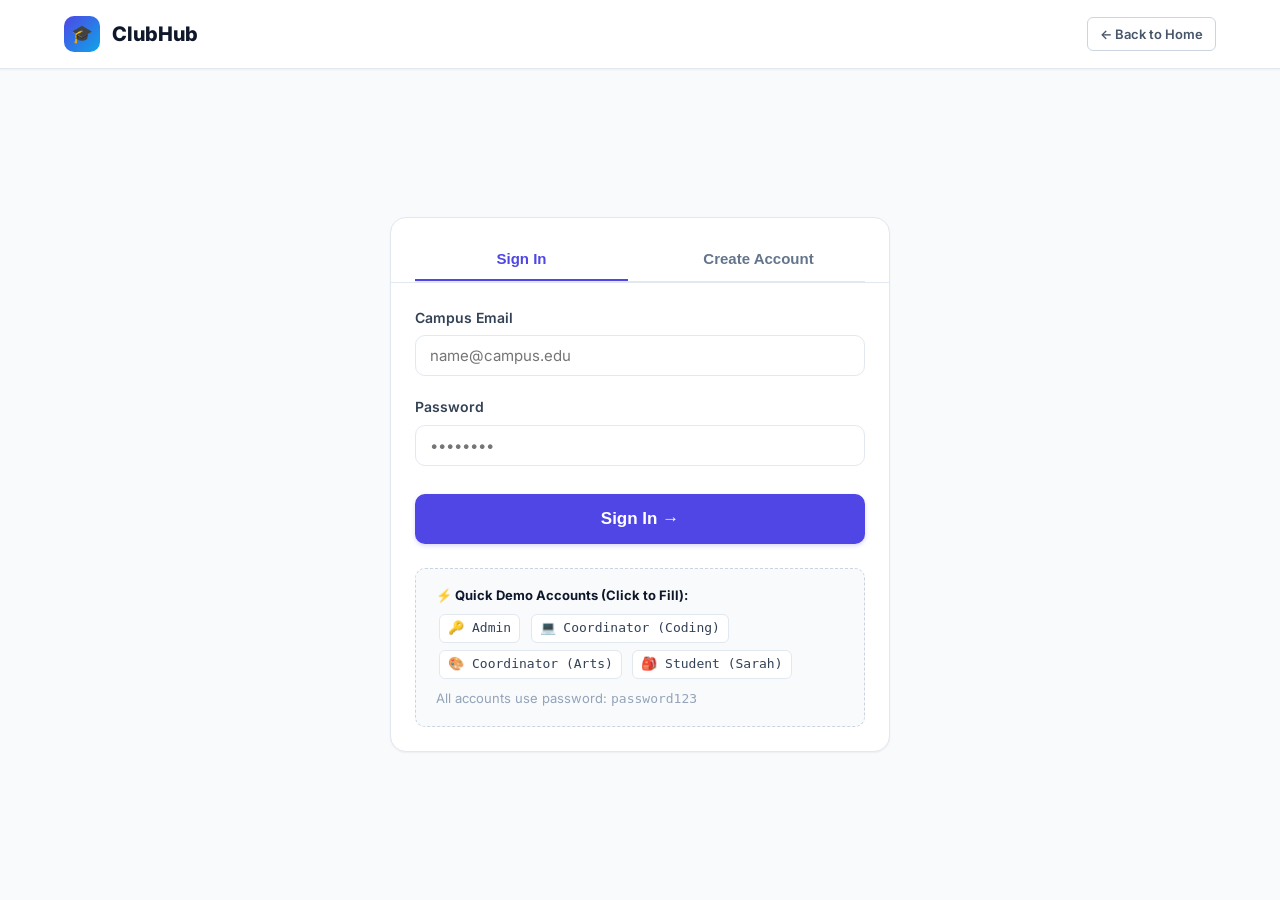
<file: club-management-system/frontend/pages/student-dashboard.html>
<!DOCTYPE html>
<html lang="en">
<head>
  <meta charset="UTF-8">
  <meta name="viewport" content="width=device-width, initial-scale=1.0">
  <title>Student Portal | Campus Club Management</title>
  <link rel="stylesheet" href="../css/style.css">
  <link rel="stylesheet" href="../css/navbar.css">
  <link rel="stylesheet" href="../css/dashboard.css">
  <link rel="preconnect" href="https://fonts.googleapis.com">
  <link rel="preconnect" href="https://fonts.gstatic.com" crossorigin>
  <link href="https://fonts.googleapis.com/css2?family=Inter:wght@400;500;600;700;800&display=swap" rel="stylesheet">
</head>
<body>

  <!-- Navbar -->
  <header class="navbar">
    <div class="container navbar-container">
      <a href="../index.html" class="navbar-brand">
        <div class="brand-icon">🎓</div>
        <span>ClubHub</span>
      </a>

      <nav>
        <ul class="navbar-nav">
          <li><a href="../index.html" class="nav-link">Explore Clubs</a></li>
          <li><a href="student-dashboard.html" class="nav-link active">My Dashboard</a></li>
        </ul>
      </nav>

      <div class="navbar-actions" id="navbar-auth-actions"></div>
    </div>
  </header>

  <!-- Dashboard Container -->
  <main class="container" style="padding-bottom: 4rem;">
    <!-- Dashboard Header -->
    <div class="dashboard-header">
      <div class="dashboard-title-area">
        <h1>Welcome, <span id="student-name">Student</span> 👋</h1>
        <div class="dashboard-subtitle">Track your club memberships, activity notifications, and calendar schedule.</div>
      </div>
      <div class="dashboard-actions">
        <a href="../index.html" class="btn btn-primary btn-sm">➕ Browse & Join More Clubs</a>
      </div>
    </div>

    <!-- Quick Stats Grid -->
    <div class="stats-grid">
      <div class="stat-card">
        <div class="stat-icon green">🏆</div>
        <div class="stat-data">
          <div class="stat-value" id="stat-joined">0</div>
          <div class="stat-label">Active Memberships</div>
        </div>
      </div>

      <div class="stat-card">
        <div class="stat-icon amber">⏳</div>
        <div class="stat-data">
          <div class="stat-value" id="stat-pending">0</div>
          <div class="stat-label">Pending Requests</div>
        </div>
      </div>

      <div class="stat-card">
        <div class="stat-icon blue">📅</div>
        <div class="stat-data">
          <div class="stat-value" id="stat-events">0</div>
          <div class="stat-label">Upcoming Events</div>
        </div>
      </div>
    </div>

    <!-- Tabbed Navigation -->
    <div class="tabs-nav">
      <button class="tab-btn active" data-target="tab-memberships">My Memberships</button>
      <button class="tab-btn" data-target="tab-feed">Club Announcements</button>
      <button class="tab-btn" data-target="tab-calendar">Upcoming Events</button>
    </div>

    <!-- Tab 1: Memberships Table -->
    <div class="tab-pane active" id="tab-memberships">
      <div class="card">
        <div class="card-header">
          <h3 style="font-size: 1.15rem;">Membership Applications & Roster</h3>
        </div>
        <div class="table-responsive">
          <table class="table">
            <thead>
              <tr>
                <th>Club Name</th>
                <th>Category</th>
                <th>Status</th>
                <th>Applied Date</th>
                <th>Actions</th>
              </tr>
            </thead>
            <tbody id="memberships-tbody">
              <tr>
                <td colspan="5" style="text-align: center; padding: 2rem;">Loading memberships...</td>
              </tr>
            </tbody>
          </table>
        </div>
      </div>
    </div>

    <!-- Tab 2: Activity Feed -->
    <div class="tab-pane" id="tab-feed">
      <div class="card" style="padding: 1.5rem;">
        <h3 style="font-size: 1.15rem; margin-bottom: 1.25rem;">Announcements from Joined Clubs</h3>
        <div id="student-announcements-feed">
          <p style="color: var(--gray-500);">Loading announcements...</p>
        </div>
      </div>
    </div>

    <!-- Tab 3: Upcoming Events -->
    <div class="tab-pane" id="tab-calendar">
      <div class="card" style="padding: 1.5rem;">
        <h3 style="font-size: 1.15rem; margin-bottom: 1.25rem;">Upcoming Club Activities</h3>
        <div id="student-events-container">
          <p style="color: var(--gray-500);">Loading events...</p>
        </div>
      </div>
    </div>
  </main>

  <script src="../js/api.js"></script>
  <script src="../js/auth.js"></script>
  <script src="../js/student.js"></script>
</body>
</html>
</file>
<file: club-management-system/frontend/css/style.css>
/* ==========================================================================
   Club Management System - Global Stylesheet
   Modern Design System with CSS Custom Properties
   ========================================================================== */

:root {
  --primary: #4f46e5;
  --primary-hover: #4338ca;
  --primary-light: #e0e7ff;
  --primary-rgb: 79, 70, 229;

  --secondary: #0ea5e9;
  --secondary-hover: #0284c7;

  --success: #10b981;
  --success-bg: #d1fae5;
  --success-text: #065f46;

  --warning: #f59e0b;
  --warning-bg: #fef3c7;
  --warning-text: #92400e;

  --danger: #ef4444;
  --danger-bg: #fee2e2;
  --danger-text: #991b1b;

  --dark: #0f172a;
  --gray-900: #1e293b;
  --gray-800: #334155;
  --gray-700: #475569;
  --gray-600: #64748b;
  --gray-500: #94a3b8;
  --gray-300: #cbd5e1;
  --gray-200: #e2e8f0;
  --gray-100: #f1f5f9;
  --gray-50: #f8fafc;
  --white: #ffffff;

  --bg: #f8fafc;
  --surface: #ffffff;
  --border: #e2e8f0;

  --shadow-sm: 0 1px 2px 0 rgba(0, 0, 0, 0.05);
  --shadow-md: 0 4px 6px -1px rgba(0, 0, 0, 0.1), 0 2px 4px -2px rgba(0, 0, 0, 0.1);
  --shadow-lg: 0 10px 15px -3px rgba(0, 0, 0, 0.1), 0 4px 6px -4px rgba(0, 0, 0, 0.1);
  --shadow-xl: 0 20px 25px -5px rgba(0, 0, 0, 0.1), 0 8px 10px -6px rgba(0, 0, 0, 0.1);

  --radius-sm: 6px;
  --radius-md: 10px;
  --radius-lg: 16px;
  --radius-full: 9999px;

  --font-sans: 'Inter', -apple-system, BlinkMacSystemFont, 'Segoe UI', Roboto, Helvetica, Arial, sans-serif;
  --transition: all 0.2s cubic-bezier(0.4, 0, 0.2, 1);
}

/* Base Reset */
*, *::before, *::after {
  box-sizing: border-box;
  margin: 0;
  padding: 0;
}

body {
  font-family: var(--font-sans);
  background-color: var(--bg);
  color: var(--gray-800);
  line-height: 1.6;
  min-height: 100vh;
  display: flex;
  flex-direction: column;
}

main {
  flex: 1;
}

a {
  color: var(--primary);
  text-decoration: none;
  transition: var(--transition);
}

a:hover {
  color: var(--primary-hover);
}

img {
  max-width: 100%;
  height: auto;
  display: block;
}

/* Typography */
h1, h2, h3, h4, h5, h6 {
  color: var(--dark);
  font-weight: 700;
  line-height: 1.25;
}

h1 { font-size: 2.25rem; }
h2 { font-size: 1.75rem; }
h3 { font-size: 1.35rem; }
h4 { font-size: 1.15rem; }

p {
  color: var(--gray-700);
}

/* Container */
.container {
  width: 100%;
  max-width: 1200px;
  margin: 0 auto;
  padding: 0 1.5rem;
}

/* Buttons */
.btn {
  display: inline-flex;
  align-items: center;
  justify-content: center;
  gap: 0.5rem;
  padding: 0.625rem 1.25rem;
  font-size: 0.9375rem;
  font-weight: 600;
  border-radius: var(--radius-md);
  border: 1px solid transparent;
  cursor: pointer;
  transition: var(--transition);
  white-space: nowrap;
}

.btn:disabled {
  opacity: 0.6;
  cursor: not-allowed;
}

.btn-primary {
  background-color: var(--primary);
  color: var(--white);
  box-shadow: 0 2px 4px rgba(79, 70, 229, 0.2);
}
.btn-primary:hover:not(:disabled) {
  background-color: var(--primary-hover);
  color: var(--white);
  box-shadow: 0 4px 8px rgba(79, 70, 229, 0.3);
}

.btn-outline {
  background-color: transparent;
  border-color: var(--gray-300);
  color: var(--gray-700);
}
.btn-outline:hover:not(:disabled) {
  background-color: var(--gray-100);
  border-color: var(--gray-400);
  color: var(--dark);
}

.btn-secondary {
  background-color: var(--gray-100);
  color: var(--gray-800);
}
.btn-secondary:hover:not(:disabled) {
  background-color: var(--gray-200);
}

.btn-success {
  background-color: var(--success);
  color: var(--white);
}
.btn-success:hover:not(:disabled) {
  background-color: #059669;
}

.btn-danger {
  background-color: var(--danger);
  color: var(--white);
}
.btn-danger:hover:not(:disabled) {
  background-color: #dc2626;
}

.btn-sm {
  padding: 0.375rem 0.75rem;
  font-size: 0.8125rem;
  border-radius: var(--radius-sm);
}

.btn-lg {
  padding: 0.875rem 1.75rem;
  font-size: 1.0625rem;
}

/* Badges & Pills */
.badge {
  display: inline-flex;
  align-items: center;
  gap: 0.35rem;
  padding: 0.25rem 0.75rem;
  font-size: 0.75rem;
  font-weight: 600;
  border-radius: var(--radius-full);
  text-transform: capitalize;
  letter-spacing: 0.02em;
}

.badge-approved, .badge-active {
  background-color: var(--success-bg);
  color: var(--success-text);
  border: 1px solid rgba(16, 185, 129, 0.2);
}

.badge-pending {
  background-color: var(--warning-bg);
  color: var(--warning-text);
  border: 1px solid rgba(245, 158, 11, 0.2);
}

.badge-rejected, .badge-inactive {
  background-color: var(--danger-bg);
  color: var(--danger-text);
  border: 1px solid rgba(239, 68, 68, 0.2);
}

.badge-category {
  background-color: var(--primary-light);
  color: var(--primary);
  font-weight: 600;
}

.badge-role {
  background-color: var(--gray-100);
  color: var(--gray-800);
  font-weight: 600;
}

/* Cards */
.card {
  background-color: var(--surface);
  border: 1px solid var(--border);
  border-radius: var(--radius-lg);
  box-shadow: var(--shadow-sm);
  transition: var(--transition);
  overflow: hidden;
}

.card:hover {
  box-shadow: var(--shadow-md);
}

.card-header {
  padding: 1.25rem 1.5rem;
  border-bottom: 1px solid var(--border);
  display: flex;
  align-items: center;
  justify-content: space-between;
}

.card-body {
  padding: 1.5rem;
}

/* Form Controls */
.form-group {
  margin-bottom: 1.25rem;
}

.form-label {
  display: block;
  font-size: 0.875rem;
  font-weight: 600;
  color: var(--gray-800);
  margin-bottom: 0.375rem;
}

.form-control, .form-select {
  width: 100%;
  padding: 0.625rem 0.875rem;
  font-size: 0.9375rem;
  font-family: inherit;
  color: var(--dark);
  background-color: var(--surface);
  border: 1px solid var(--border);
  border-radius: var(--radius-md);
  transition: var(--transition);
}

.form-control:focus, .form-select:focus {
  outline: none;
  border-color: var(--primary);
  box-shadow: 0 0 0 3px rgba(var(--primary-rgb), 0.15);
}

textarea.form-control {
  resize: vertical;
  min-height: 90px;
}

/* Modals */
.modal-backdrop {
  position: fixed;
  inset: 0;
  background-color: rgba(15, 23, 42, 0.6);
  backdrop-filter: blur(4px);
  display: none;
  align-items: center;
  justify-content: center;
  z-index: 1000;
  padding: 1rem;
}

.modal-backdrop.show {
  display: flex;
}

.modal {
  background-color: var(--surface);
  border-radius: var(--radius-lg);
  max-width: 540px;
  width: 100%;
  max-height: 90vh;
  overflow-y: auto;
  box-shadow: var(--shadow-xl);
  animation: modalFadeIn 0.25s ease-out;
}

@keyframes modalFadeIn {
  from { opacity: 0; transform: scale(0.95); }
  to { opacity: 1; transform: scale(1); }
}

.modal-header {
  padding: 1.25rem 1.5rem;
  border-bottom: 1px solid var(--border);
  display: flex;
  align-items: center;
  justify-content: space-between;
}

.modal-title {
  font-size: 1.25rem;
  font-weight: 700;
}

.modal-close {
  background: transparent;
  border: none;
  font-size: 1.5rem;
  line-height: 1;
  color: var(--gray-500);
  cursor: pointer;
  transition: var(--transition);
}

.modal-close:hover {
  color: var(--dark);
}

.modal-body {
  padding: 1.5rem;
}

.modal-footer {
  padding: 1rem 1.5rem;
  border-top: 1px solid var(--border);
  display: flex;
  justify-content: flex-end;
  gap: 0.75rem;
}

/* Toast Notifications */
#toast-container {
  position: fixed;
  bottom: 1.5rem;
  right: 1.5rem;
  z-index: 9999;
  display: flex;
  flex-direction: column;
  gap: 0.5rem;
  pointer-events: none;
}

.toast {
  pointer-events: auto;
  background-color: var(--dark);
  color: var(--white);
  padding: 0.875rem 1.25rem;
  border-radius: var(--radius-md);
  box-shadow: var(--shadow-lg);
  display: flex;
  align-items: center;
  gap: 0.75rem;
  min-width: 280px;
  max-width: 400px;
  font-size: 0.875rem;
  animation: slideUp 0.3s cubic-bezier(0.16, 1, 0.3, 1);
  transition: opacity 0.3s ease;
}

.toast.toast-success { border-left: 4px solid var(--success); }
.toast.toast-error { border-left: 4px solid var(--danger); }
.toast.toast-info { border-left: 4px solid var(--primary); }

@keyframes slideUp {
  from { opacity: 0; transform: translateY(12px); }
  to { opacity: 1; transform: translateY(0); }
}

/* Footer */
footer {
  background-color: var(--dark);
  color: var(--gray-400);
  padding: 2.5rem 0 1.5rem;
  margin-top: 4rem;
  font-size: 0.875rem;
}

.footer-content {
  display: flex;
  justify-content: space-between;
  align-items: center;
  flex-wrap: wrap;
  gap: 1rem;
  padding-bottom: 1.5rem;
  border-bottom: 1px solid var(--gray-800);
}

.footer-brand {
  font-weight: 700;
  color: var(--white);
  font-size: 1.125rem;
}

.footer-links {
  display: flex;
  gap: 1.5rem;
}

.footer-links a {
  color: var(--gray-400);
}
.footer-links a:hover {
  color: var(--white);
}

.footer-bottom {
  text-align: center;
  padding-top: 1.5rem;
  color: var(--gray-500);
}
</file>
<file: club-management-system/frontend/css/navbar.css>
/* ==========================================================================
   Club Management System - Navigation Bar Stylesheet
   ========================================================================== */

.navbar {
  background-color: var(--surface);
  border-bottom: 1px solid var(--border);
  position: sticky;
  top: 0;
  z-index: 900;
  box-shadow: var(--shadow-sm);
}

.navbar-container {
  display: flex;
  align-items: center;
  justify-content: space-between;
  height: 4.25rem;
}

.navbar-brand {
  display: flex;
  align-items: center;
  gap: 0.75rem;
  font-size: 1.25rem;
  font-weight: 800;
  color: var(--dark);
}

.navbar-brand .brand-icon {
  width: 2.25rem;
  height: 2.25rem;
  background: linear-gradient(135deg, var(--primary), var(--secondary));
  color: var(--white);
  border-radius: var(--radius-md);
  display: flex;
  align-items: center;
  justify-content: center;
  font-size: 1.1rem;
}

.navbar-nav {
  display: flex;
  align-items: center;
  gap: 1.5rem;
  list-style: none;
}

.nav-link {
  font-weight: 500;
  color: var(--gray-700);
  padding: 0.5rem 0.25rem;
  border-bottom: 2px solid transparent;
  transition: var(--transition);
}

.nav-link:hover, .nav-link.active {
  color: var(--primary);
  border-bottom-color: var(--primary);
}

.navbar-actions {
  display: flex;
  align-items: center;
  gap: 1rem;
}

.user-profile-badge {
  display: flex;
  align-items: center;
  gap: 0.625rem;
  padding: 0.35rem 0.75rem;
  background-color: var(--gray-100);
  border-radius: var(--radius-full);
}

.user-avatar {
  width: 1.875rem;
  height: 1.875rem;
  background-color: var(--primary);
  color: var(--white);
  font-weight: 700;
  font-size: 0.8125rem;
  border-radius: 50%;
  display: flex;
  align-items: center;
  justify-content: center;
  text-transform: uppercase;
}

.user-info {
  display: flex;
  flex-direction: column;
}

.user-name {
  font-size: 0.8125rem;
  font-weight: 600;
  color: var(--dark);
  line-height: 1.2;
}

.user-role-label {
  font-size: 0.6875rem;
  color: var(--gray-500);
  text-transform: uppercase;
  letter-spacing: 0.04em;
}

/* Mobile Hamburger Menu */
.navbar-toggle {
  display: none;
  background: none;
  border: none;
  font-size: 1.5rem;
  color: var(--gray-700);
  cursor: pointer;
}

@media (max-width: 768px) {
  .navbar-toggle {
    display: block;
  }

  .navbar-nav, .navbar-actions {
    display: none;
  }

  .navbar-nav.show {
    display: flex;
    flex-direction: column;
    position: absolute;
    top: 4.25rem;
    left: 0;
    right: 0;
    background-color: var(--surface);
    padding: 1.5rem;
    border-bottom: 1px solid var(--border);
    box-shadow: var(--shadow-lg);
    gap: 1rem;
  }
}
</file>
<file: club-management-system/frontend/css/dashboard.css>
/* ==========================================================================
   Club Management System - Dashboard & Layout Stylesheet
   ========================================================================== */

/* Hero Section */
.hero {
  background: linear-gradient(135deg, #0f172a 0%, #1e1b4b 100%);
  color: var(--white);
  padding: 4.5rem 0 3.5rem;
  text-align: center;
  position: relative;
  overflow: hidden;
}

.hero h1 {
  color: var(--white);
  font-size: 2.75rem;
  margin-bottom: 1rem;
  letter-spacing: -0.02em;
}

.hero p {
  color: var(--gray-300);
  font-size: 1.15rem;
  max-width: 680px;
  margin: 0 auto 2rem;
}

.hero-search-bar {
  max-width: 640px;
  margin: 0 auto;
  position: relative;
  display: flex;
  box-shadow: var(--shadow-xl);
  border-radius: var(--radius-lg);
  overflow: hidden;
  background-color: var(--white);
}

.hero-search-bar input {
  flex: 1;
  padding: 1rem 1.25rem;
  border: none;
  font-size: 1rem;
  outline: none;
  color: var(--dark);
}

.hero-search-bar button {
  padding: 0 1.5rem;
  background-color: var(--primary);
  color: var(--white);
  border: none;
  font-weight: 600;
  cursor: pointer;
  transition: var(--transition);
}

.hero-search-bar button:hover {
  background-color: var(--primary-hover);
}

/* Category Filter Chips */
.category-filters {
  display: flex;
  align-items: center;
  gap: 0.5rem;
  overflow-x: auto;
  padding: 1.5rem 0;
  scrollbar-width: none;
}

.category-filters::-webkit-scrollbar {
  display: none;
}

.filter-chip {
  padding: 0.5rem 1rem;
  border-radius: var(--radius-full);
  background-color: var(--surface);
  border: 1px solid var(--border);
  color: var(--gray-700);
  font-size: 0.875rem;
  font-weight: 500;
  cursor: pointer;
  transition: var(--transition);
  white-space: nowrap;
}

.filter-chip:hover {
  border-color: var(--primary);
  color: var(--primary);
}

.filter-chip.active {
  background-color: var(--primary);
  border-color: var(--primary);
  color: var(--white);
}

/* Grids */
.club-grid {
  display: grid;
  grid-template-columns: repeat(auto-fill, minmax(320px, 1fr));
  gap: 1.75rem;
  margin-top: 1.5rem;
}

.grid-3 {
  display: grid;
  grid-template-columns: repeat(auto-fill, minmax(280px, 1fr));
  gap: 1.5rem;
}

.grid-2 {
  display: grid;
  grid-template-columns: repeat(auto-fill, minmax(420px, 1fr));
  gap: 1.5rem;
}

/* Club Card */
.club-card {
  display: flex;
  flex-direction: column;
  height: 100%;
}

.club-card-banner {
  position: relative;
  height: 180px;
  background-color: var(--gray-800);
  overflow: hidden;
}

.club-card-banner img {
  width: 100%;
  height: 100%;
  object-fit: cover;
  transition: transform 0.3s ease;
}

.club-card:hover .club-card-banner img {
  transform: scale(1.05);
}

.club-card-category {
  position: absolute;
  top: 1rem;
  left: 1rem;
}

.club-card-content {
  padding: 1.25rem 1.5rem;
  display: flex;
  flex-direction: column;
  flex: 1;
}

.club-card-title {
  font-size: 1.25rem;
  margin-bottom: 0.5rem;
  color: var(--dark);
}

.club-card-desc {
  font-size: 0.875rem;
  color: var(--gray-600);
  margin-bottom: 1rem;
  line-height: 1.5;
  display: -webkit-box;
  -webkit-line-clamp: 3;
  -webkit-box-orient: vertical;
  overflow: hidden;
  flex: 1;
}

.club-card-footer {
  display: flex;
  align-items: center;
  justify-content: space-between;
  padding-top: 1rem;
  border-top: 1px solid var(--border);
  font-size: 0.8125rem;
  color: var(--gray-500);
}

/* Dashboard Header */
.dashboard-header {
  padding: 2.5rem 0 1.5rem;
  display: flex;
  align-items: flex-start;
  justify-content: space-between;
  flex-wrap: wrap;
  gap: 1rem;
}

.dashboard-title-area h1 {
  font-size: 1.875rem;
  margin-bottom: 0.25rem;
}

.dashboard-subtitle {
  color: var(--gray-600);
  font-size: 0.9375rem;
}

.dashboard-actions {
  display: flex;
  gap: 0.75rem;
}

/* Stats Cards */
.stats-grid {
  display: grid;
  grid-template-columns: repeat(auto-fill, minmax(220px, 1fr));
  gap: 1.25rem;
  margin-bottom: 2rem;
}

.stat-card {
  background-color: var(--surface);
  border: 1px solid var(--border);
  border-radius: var(--radius-lg);
  padding: 1.25rem 1.5rem;
  box-shadow: var(--shadow-sm);
  display: flex;
  align-items: center;
  gap: 1.25rem;
}

.stat-icon {
  width: 3.25rem;
  height: 3.25rem;
  border-radius: var(--radius-md);
  display: flex;
  align-items: center;
  justify-content: center;
  font-size: 1.5rem;
  background-color: var(--primary-light);
  color: var(--primary);
  flex-shrink: 0;
}

.stat-icon.green {
  background-color: var(--success-bg);
  color: var(--success);
}

.stat-icon.amber {
  background-color: var(--warning-bg);
  color: var(--warning);
}

.stat-icon.blue {
  background-color: #e0f2fe;
  color: var(--secondary);
}

.stat-data {
  display: flex;
  flex-direction: column;
}

.stat-value {
  font-size: 1.75rem;
  font-weight: 800;
  color: var(--dark);
  line-height: 1.2;
}

.stat-label {
  font-size: 0.8125rem;
  color: var(--gray-500);
  font-weight: 500;
}

/* Tab Navigation */
.tabs-nav {
  display: flex;
  border-bottom: 1px solid var(--border);
  margin-bottom: 1.5rem;
  gap: 1.5rem;
}

.tab-btn {
  padding: 0.75rem 0.25rem;
  font-size: 0.9375rem;
  font-weight: 600;
  color: var(--gray-600);
  background: none;
  border: none;
  border-bottom: 2px solid transparent;
  cursor: pointer;
  transition: var(--transition);
}

.tab-btn:hover {
  color: var(--primary);
}

.tab-btn.active {
  color: var(--primary);
  border-bottom-color: var(--primary);
}

.tab-pane {
  display: none;
}

.tab-pane.active {
  display: block;
}

/* Data Tables */
.table-responsive {
  width: 100%;
  overflow-x: auto;
  border-radius: var(--radius-md);
  border: 1px solid var(--border);
}

.table {
  width: 100%;
  border-collapse: collapse;
  text-align: left;
  font-size: 0.875rem;
}

.table th {
  background-color: var(--gray-50);
  padding: 0.875rem 1rem;
  font-weight: 600;
  color: var(--gray-700);
  border-bottom: 1px solid var(--border);
  white-space: nowrap;
}

.table td {
  padding: 1rem;
  border-bottom: 1px solid var(--border);
  vertical-align: middle;
}

.table tr:last-child td {
  border-bottom: none;
}

.table tbody tr:hover {
  background-color: var(--gray-50);
}

/* Events & Announcements List Items */
.item-card {
  background-color: var(--surface);
  border: 1px solid var(--border);
  border-radius: var(--radius-md);
  padding: 1.25rem;
  margin-bottom: 1rem;
  display: flex;
  justify-content: space-between;
  align-items: flex-start;
  gap: 1rem;
  transition: var(--transition);
}

.item-card:hover {
  border-color: var(--primary);
}

.item-date-badge {
  background-color: var(--primary-light);
  color: var(--primary);
  border-radius: var(--radius-md);
  padding: 0.5rem 0.75rem;
  text-align: center;
  min-width: 65px;
  flex-shrink: 0;
}

.item-date-badge .day {
  font-size: 1.25rem;
  font-weight: 800;
  line-height: 1;
}

.item-date-badge .month {
  font-size: 0.75rem;
  font-weight: 600;
  text-transform: uppercase;
}

.item-details {
  flex: 1;
}

.item-title {
  font-size: 1.05rem;
  font-weight: 700;
  margin-bottom: 0.25rem;
  color: var(--dark);
}

.item-meta {
  font-size: 0.8125rem;
  color: var(--gray-500);
  margin-bottom: 0.5rem;
  display: flex;
  gap: 1rem;
  flex-wrap: wrap;
}

.item-content {
  font-size: 0.875rem;
  color: var(--gray-700);
  line-height: 1.5;
}

/* Details Page Header */
.club-detail-hero {
  position: relative;
  height: 280px;
  background-color: var(--gray-900);
  border-radius: var(--radius-lg);
  overflow: hidden;
  margin-bottom: 2rem;
}

.club-detail-hero img {
  width: 100%;
  height: 100%;
  object-fit: cover;
  opacity: 0.65;
}

.club-detail-overlay {
  position: absolute;
  bottom: 0;
  left: 0;
  right: 0;
  padding: 2rem;
  background: linear-gradient(to top, rgba(15, 23, 42, 0.95), transparent);
  color: var(--white);
  display: flex;
  align-items: flex-end;
  justify-content: space-between;
  flex-wrap: wrap;
  gap: 1rem;
}

.club-detail-overlay h1 {
  color: var(--white);
  font-size: 2.25rem;
  margin-bottom: 0.5rem;
}

/* Empty State */
.empty-state {
  text-align: center;
  padding: 3.5rem 1.5rem;
  color: var(--gray-500);
}

.empty-state-icon {
  font-size: 3rem;
  margin-bottom: 1rem;
}

.empty-state h3 {
  color: var(--gray-800);
  margin-bottom: 0.5rem;
}
</file>
